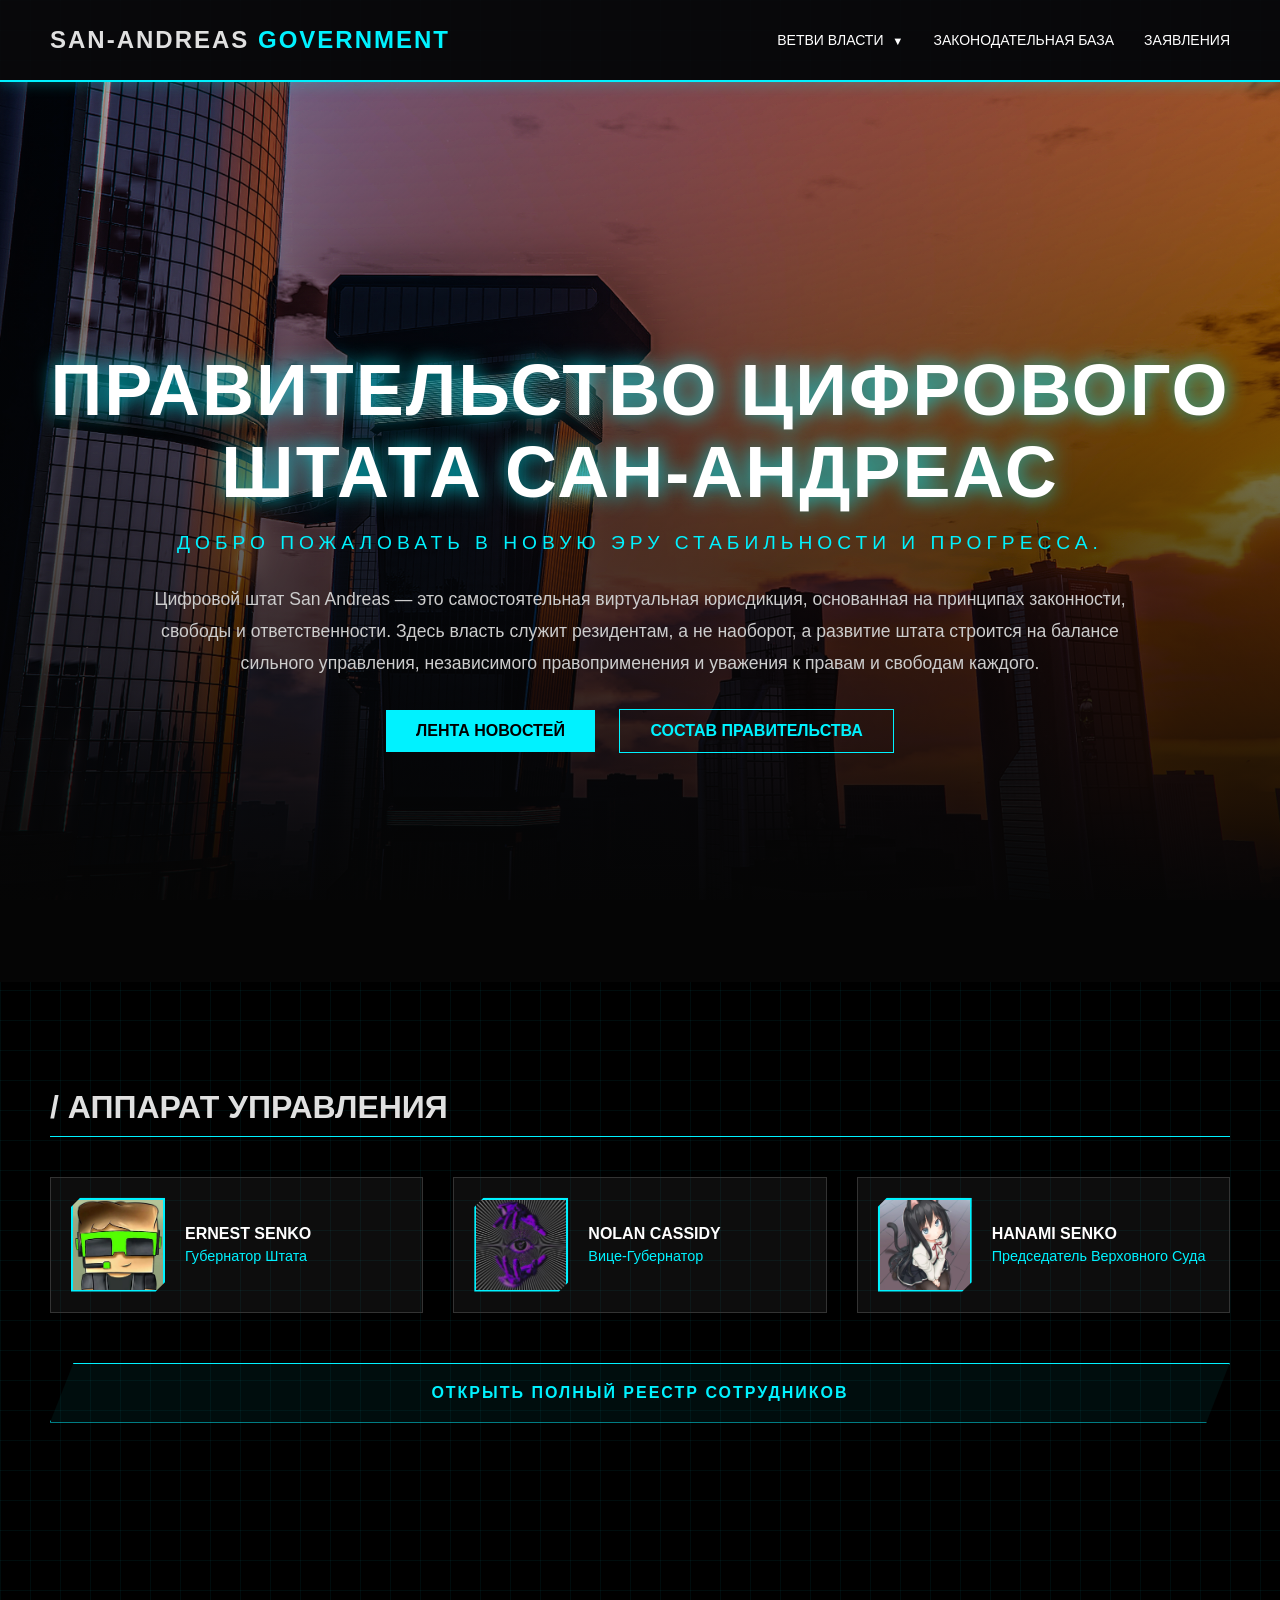
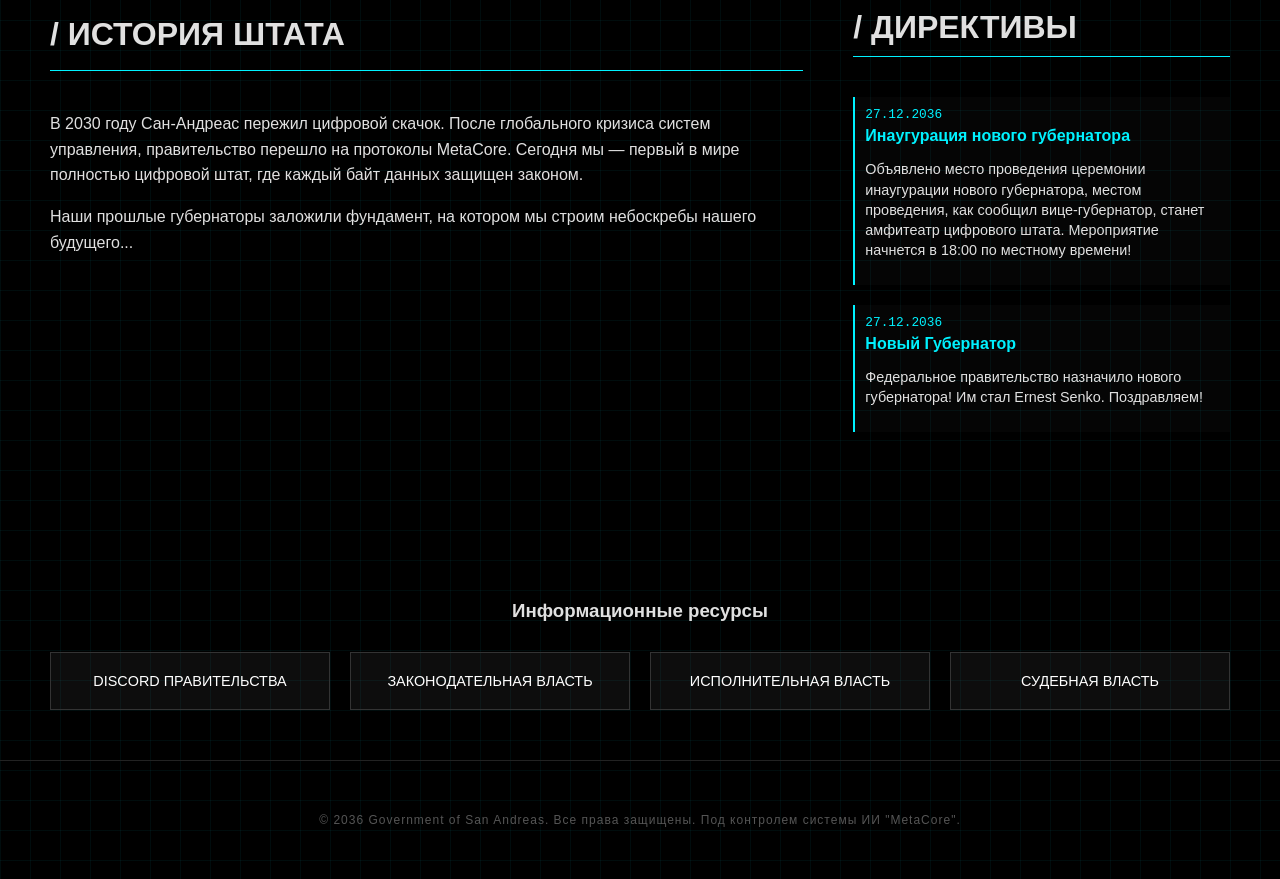
<file: index.html>
<!DOCTYPE html>
<html lang="ru">
<head>
    <meta charset="UTF-8">
    <meta name="viewport" content="width=device-width, initial-scale=1.0">
    <title>Правительство Цифрового штата San-Andreas | MetaRP</title>
    <link rel="icon" type="image/x-icon" href="/images/icon.ico">
    <link rel="stylesheet" href="style.css">
</head>
<body>

<nav class="navbar">
    <div class="logo">SAN-ANDREAS <span>GOVERNMENT</span></div>
    <ul class="nav-links">
        <li class="dropdown">
            <a href="#" class="dropbtn">Ветви власти <span class="arrow">▼</span></a>
            <ul class="dropdown-content">
                <li><a href="departments.html">Исполнительная власть</a></li>
                <li><a href="legislative.html">Законодательная власть</a></li>
                <li><a href="court.html">Судебная власть</a></li>
            </ul>
        </li>

        <li><a href="laws.html">Законодательная база</a></li>
        <li><a href="appeals.html">Заявления</a></li>
    </ul>
</nav>

    <header class="hero">
        <div class="hero-overlay"></div> 
        <div class="hero-content">
            <h1>ПРАВИТЕЛЬСТВО ЦИФРОВОГО ШТАТА САН-АНДРЕАС</h1>
            <p class="subtitle">Добро пожаловать в новую эру стабильности и прогресса.</p>
            <div class="description">
                <p>Цифровой штат San Andreas — это самостоятельная виртуальная юрисдикция, основанная на принципах законности, свободы и ответственности. Здесь власть служит резидентам, а не наоборот, а развитие штата строится на балансе сильного управления, независимого правоприменения и уважения к правам и свободам каждого.</p>
            </div>
            <div class="cta-buttons">
                <a href="#news" class="btn">Лента новостей</a>
                <a href="#officials" class="btn secondary">Состав правительства</a>
            </div>
        </div>
    </header>

    <section id="officials" class="section-container">
        <h2 class="section-title"><span class="neon-text">/</span> Аппарат управления</h2>
        <div class="officials-grid">
            <div class="official-card">
                <img src="images/gov.jpg" alt="Губернатор" class="card-photo">
                <div class="card-info">
                    <h4>Ernest Senko</h4>
                    <p class="post">Губернатор Штата</p>
                </div>
            </div>
            
            <div class="official-card">
                <img src="images/vice.jpg" alt="Вице-Губернатор" class="card-photo">
                <div class="card-info">
                    <h4>Nolan Cassidy</h4>
                    <p class="post">Вице-Губернатор</p>
                </div>
            </div>

            <div class="official-card">
                <img src="images/judge.jpg" alt="ПВСА" class="card-photo">
                <div class="card-info">
                    <h4>Hanami Senko</h4>
                    <p class="post">Председатель Верховного Суда</p>
                </div>
            </div>
        </div>

        <div class="structure-wrapper">
            <a href="structure.html" class="link-structure">
                <span class="btn-text">ОТКРЫТЬ ПОЛНЫЙ РЕЕСТР СОТРУДНИКОВ</span>
            </a>
        </div>
    </section>

    <section class="info-block section-container">
        <div class="history-part">
            <h2 class="section-title"><span class="neon-text">/</span> История штата</h2>
             <p>В 2030 году Сан-Андреас пережил цифровой скачок. После глобального кризиса систем управления, правительство перешло на протоколы MetaCore. Сегодня мы — первый в мире полностью цифровой штат, где каждый байт данных защищен законом.</p>
             <p>Наши прошлые губернаторы заложили фундамент, на котором мы строим небоскребы нашего будущего...</p>
        </div>
        
        <div id="news" class="news-part">
            <h2 class="section-title"><span class="neon-text">/</span> Директивы</h2>
            <div id="dynamic-news-container">
                Синхронизация с MetaCore...
            </div>
        </div>
    </section>

    <section id="links" class="useful-links">
        <h3>Информационные ресурсы</h3>
        <div class="link-grid">
            <a href="https://discord.gg/6ZDtVRTk53" target="_blank" class="link-card">Discord Правительства</a>
            <a href="legislative.html" class="link-card">Законодательная власть</a>
            <a href="departments.html" class="link-card">Исполнительная власть</a>
            <a href="court.html" class="link-card">Судебная власть</a>
        </div>
    </section>

    <footer>
        <p>&copy; 2036 Government of San Andreas. Все права защищены. Под контролем системы ИИ "MetaCore".</p>
    </footer>

    <script src="news.js"></script>
    <script src="news-loader.js"></script>
</body>
</html>
</file>
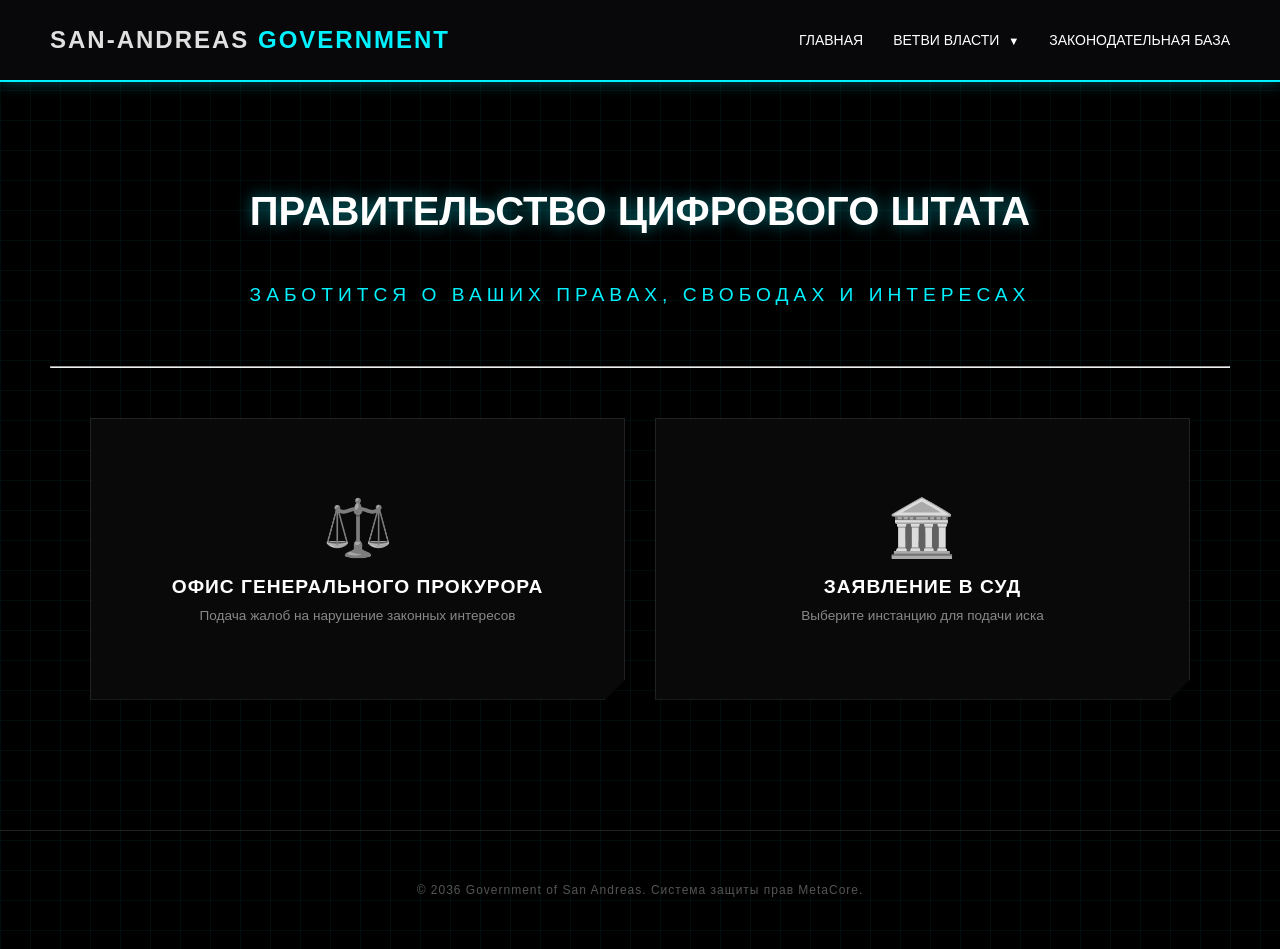
<file: appeals.html>
<!DOCTYPE html>
<html lang="ru">
<head>
    <meta charset="UTF-8">
    <meta name="viewport" content="width=device-width, initial-scale=1.0">
    <title>Портал заявлений Цифрового штата San-Andreas | MetaRP</title>
    <link rel="icon" type="image/x-icon" href="/images/icon.ico">
    <link rel="stylesheet" href="style.css">
</head>
<body>

    <nav class="navbar">
        <div class="logo">SAN-ANDREAS <span>GOVERNMENT</span></div>
        <ul class="nav-links">
            <li><a href="index.html">Главная</a></li>
            <li class="dropdown">
                <a href="#" class="dropbtn">Ветви власти <span class="arrow">▼</span></a>
                <ul class="dropdown-content">
                    <li><a href="departments.html">Исполнительная власть</a></li>
                    <li><a href="legislative.html">Законодательная власть</a></li>
                    <li><a href="court.html">Судебная власть</a></li>
                </ul>
            </li>
            <li><a href="laws.html">Законодательная база</a></li>

        </ul>
    </nav>

    <main class="section-container">
        <header class="legis-header">
            <h1 class="page-title">ПРАВИТЕЛЬСТВО ЦИФРОВОГО ШТАТА</h1>
            <p class="subtitle">заботится о ваших правах, свободах и интересах</p>
        </header>

        <hr class="cyber-divider">

        <div class="appeals-container">
            <a href="https://forum.metarp.net/forums/prokuratura.85/" target="_blank" class="appeal-card prosecutor-card">
                <div class="card-inner">
                    <span class="card-icon">⚖️</span>
                    <h3>ОФИС ГЕНЕРАЛЬНОГО ПРОКУРОРА</h3>
                    <p>Подача жалоб на нарушение законных интересов</p>
                </div>
            </a>

            <div class="appeal-card court-transform-card">
                <div class="card-default-state">
                    <span class="card-icon">🏛️</span>
                    <h3>ЗАЯВЛЕНИЕ В СУД</h3>
                    <p>Выберите инстанцию для подачи иска</p>
                </div>
                
                <div class="court-options-state">
                    <a href="https://forum.metarp.net/forums/gorodskoi-sud.98/" target="_blank" class="court-sub-btn city-btn">ГОРОДСКОЙ СУД</a>
                    <a href="https://forum.metarp.net/forums/verxovnyi-sud.96/" target="_blank" class="court-sub-btn supreme-btn">ВЕРХОВНЫЙ СУД</a>
                    <a href="https://forum.metarp.net/forums/federalnyi-sud.94/" target="_blank" class="court-sub-btn federal-btn">ФЕДЕРАЛЬНЫЙ СУД</a>
                </div>
            </div>
        </div>
    </main>

    <footer>
        <p>&copy; 2036 Government of San Andreas. Система защиты прав MetaCore.</p>
    </footer>

</body>
</html>
</file>
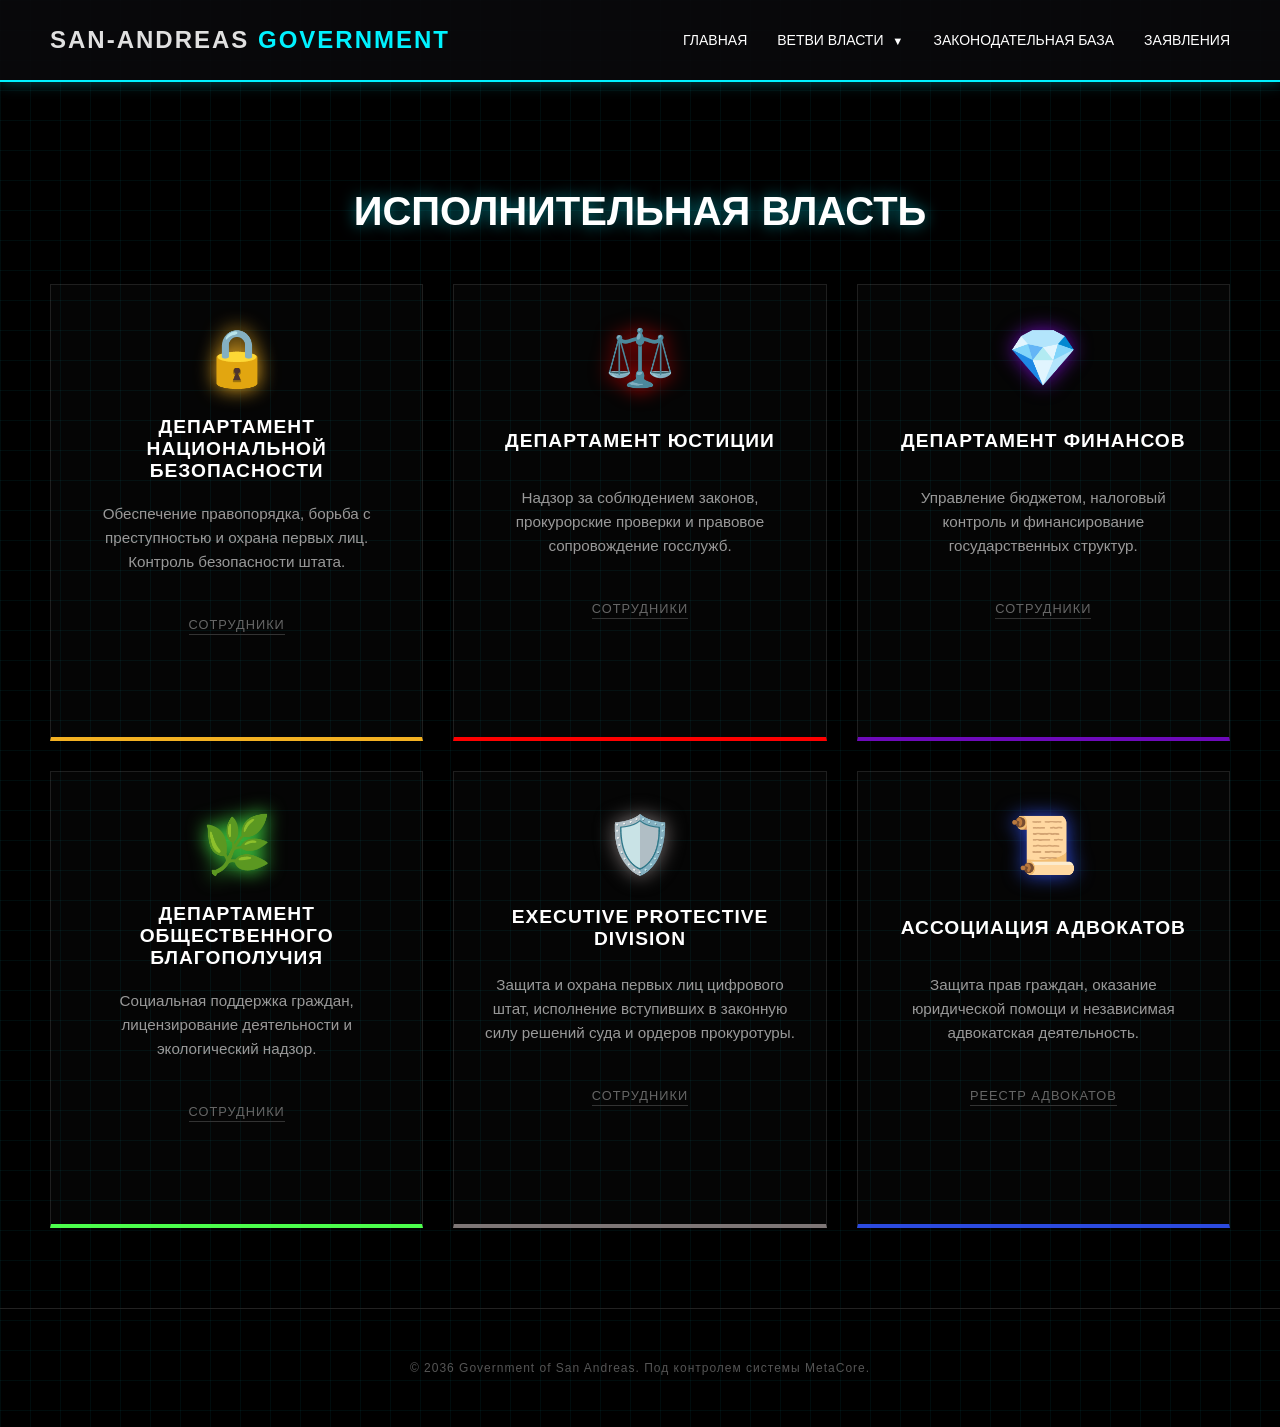
<file: departments.html>
<!DOCTYPE html>
<html lang="ru">
<head>
    <meta charset="UTF-8">
    <meta name="viewport" content="width=device-width, initial-scale=1.0">
    <title>Департаменты Цифрового штата San-Andreas | MetaRP</title>
    <link rel="icon" type="image/x-icon" href="/images/icon.ico">
    <link rel="stylesheet" href="style.css">
</head>
<body>

<nav class="navbar">
    <div class="logo">SAN-ANDREAS <span>GOVERNMENT</span></div>
    <ul class="nav-links">
        <li><a href="index.html">Главная</a></li>
        
        <li class="dropdown">
            <a href="#" class="dropbtn">Ветви власти <span class="arrow">▼</span></a>
            <ul class="dropdown-content">
                <li><a href="legislative.html">Законодательная власть</a></li>
                <li><a href="court.html">Судебная власть</a></li>
            </ul>
        </li>

        <li><a href="laws.html">Законодательная база</a></li>
        <li><a href="appeals.html">Заявления</a></li>
    </ul>
</nav>

    <main class="section-container">
        <h1 class="page-title">Исполнительная власть</h1>
        
        <div class="dept-grid">
            <div class="dept-card" style="--dept-color: #f4b122;">
                <div class="dept-icon">🔒</div>
                <h3>Департамент национальной безопасности</h3>
                <p class="dept-desc">Обеспечение правопорядка, борьба с преступностью и охрана первых лиц. Контроль безопасности штата.</p>
                <div class="dept-actions">
                    <a href="structure.html?dept=dnb" class="btn-sm">Сотрудники</a>
                    <a href="https://discord.gg/jSPfbF6rPA" target="_blank" class="btn-apply">Заявление на вступление</a>
                </div>
            </div>

            <div class="dept-card" style="--dept-color: #ff0000;">
                <div class="dept-icon">⚖️</div>
                <h3>Департамент юстиции</h3>
                <p class="dept-desc">Надзор за соблюдением законов, прокурорские проверки и правовое сопровождение госслужб.</p>
                <div class="dept-actions">
                    <a href="structure.html?dept=doj" class="btn-sm">Сотрудники</a>
                    <a href="https://discord.gg/jSPfbF6rPA" target="_blank" class="btn-apply">Заявление на вступление</a>
                </div>
            </div>

            <div class="dept-card" style="--dept-color: #6e0abb;">
                <div class="dept-icon">💎</div>
                <h3>Департамент финансов</h3>
                <p class="dept-desc">Управление бюджетом, налоговый контроль и финансирование государственных структур.</p>
                <div class="dept-actions">
                    <a href="structure.html?dept=dof" class="btn-sm">Сотрудники</a>
                    <a href="https://discord.gg/jSPfbF6rPA" target="_blank" class="btn-apply">Заявление на вступление</a>
                </div>
            </div>

            <div class="dept-card" style="--dept-color: #4dff4d;">
                <div class="dept-icon">🌿</div>
                <h3>Департамент общественного благополучия</h3>
                <p class="dept-desc">Социальная поддержка граждан, лицензирование деятельности и экологический надзор.</p>
                <div class="dept-actions">
                    <a href="structure.html?dept=dob" class="btn-sm">Сотрудники</a>
                    <a href="https://discord.gg/jSPfbF6rPA" target="_blank" class="btn-apply">Заявление на вступление</a>
                </div>
            </div>

            <div class="dept-card" style="--dept-color: #7e7676;">
                <div class="dept-icon">🛡️</div>
                <h3>Executive Protective Division</h3>
                <p class="dept-desc">Защита и охрана первых лиц цифрового штат, исполнение вступивших в законную силу решений суда и ордеров прокуротуры.</p>
                <div class="dept-actions">
                    <a href="structure.html?dept=dob" class="btn-sm">Сотрудники</a>
                    <a href="https://discord.gg/jSPfbF6rPA" target="_blank" class="btn-apply">Заявление на вступление</a>
                </div>
            </div>

            <div class="dept-card" style="--dept-color: #2c4adf;">
                <div class="dept-icon">📜</div>
                <h3>Ассоциация адвокатов</h3>
                <p class="dept-desc">Защита прав граждан, оказание юридической помощи и независимая адвокатская деятельность.</p>
                <div class="dept-actions">
                    <a href="https://docs.google.com/spreadsheets/d/16XBI5i5neBPfFfZiO8MSOhlYIHxQIcpKuefKpyOdUqc/edit?usp=sharing" class="btn-sm">Реестр адвокатов</a>
                    <a href="https://discord.gg/jSPfbF6rPA" target="_blank" class="btn-apply">Заявление на вступление</a>
                </div>
            </div>
        </div>
    </main>

    <footer>
        <p>&copy; 2036 Government of San Andreas. Под контролем системы MetaCore.</p>
    </footer>

</body>
</html>
</file>
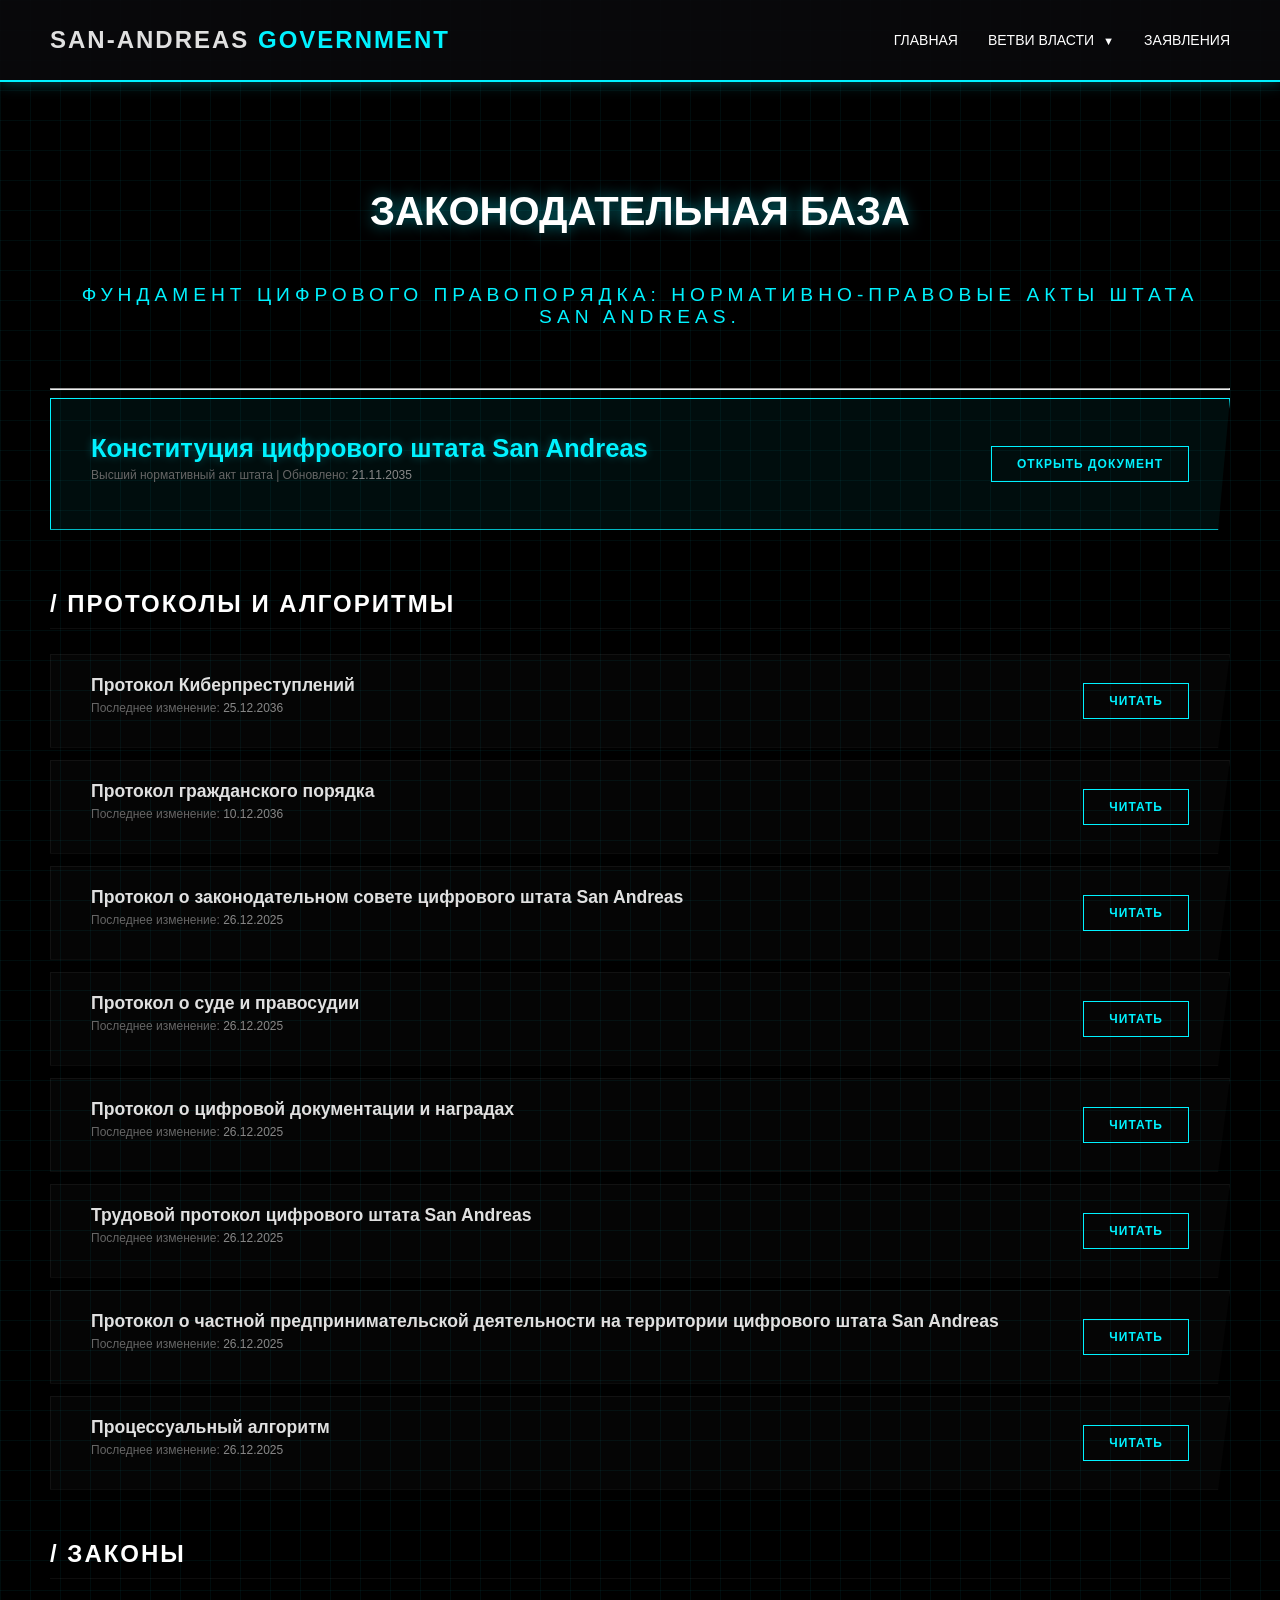
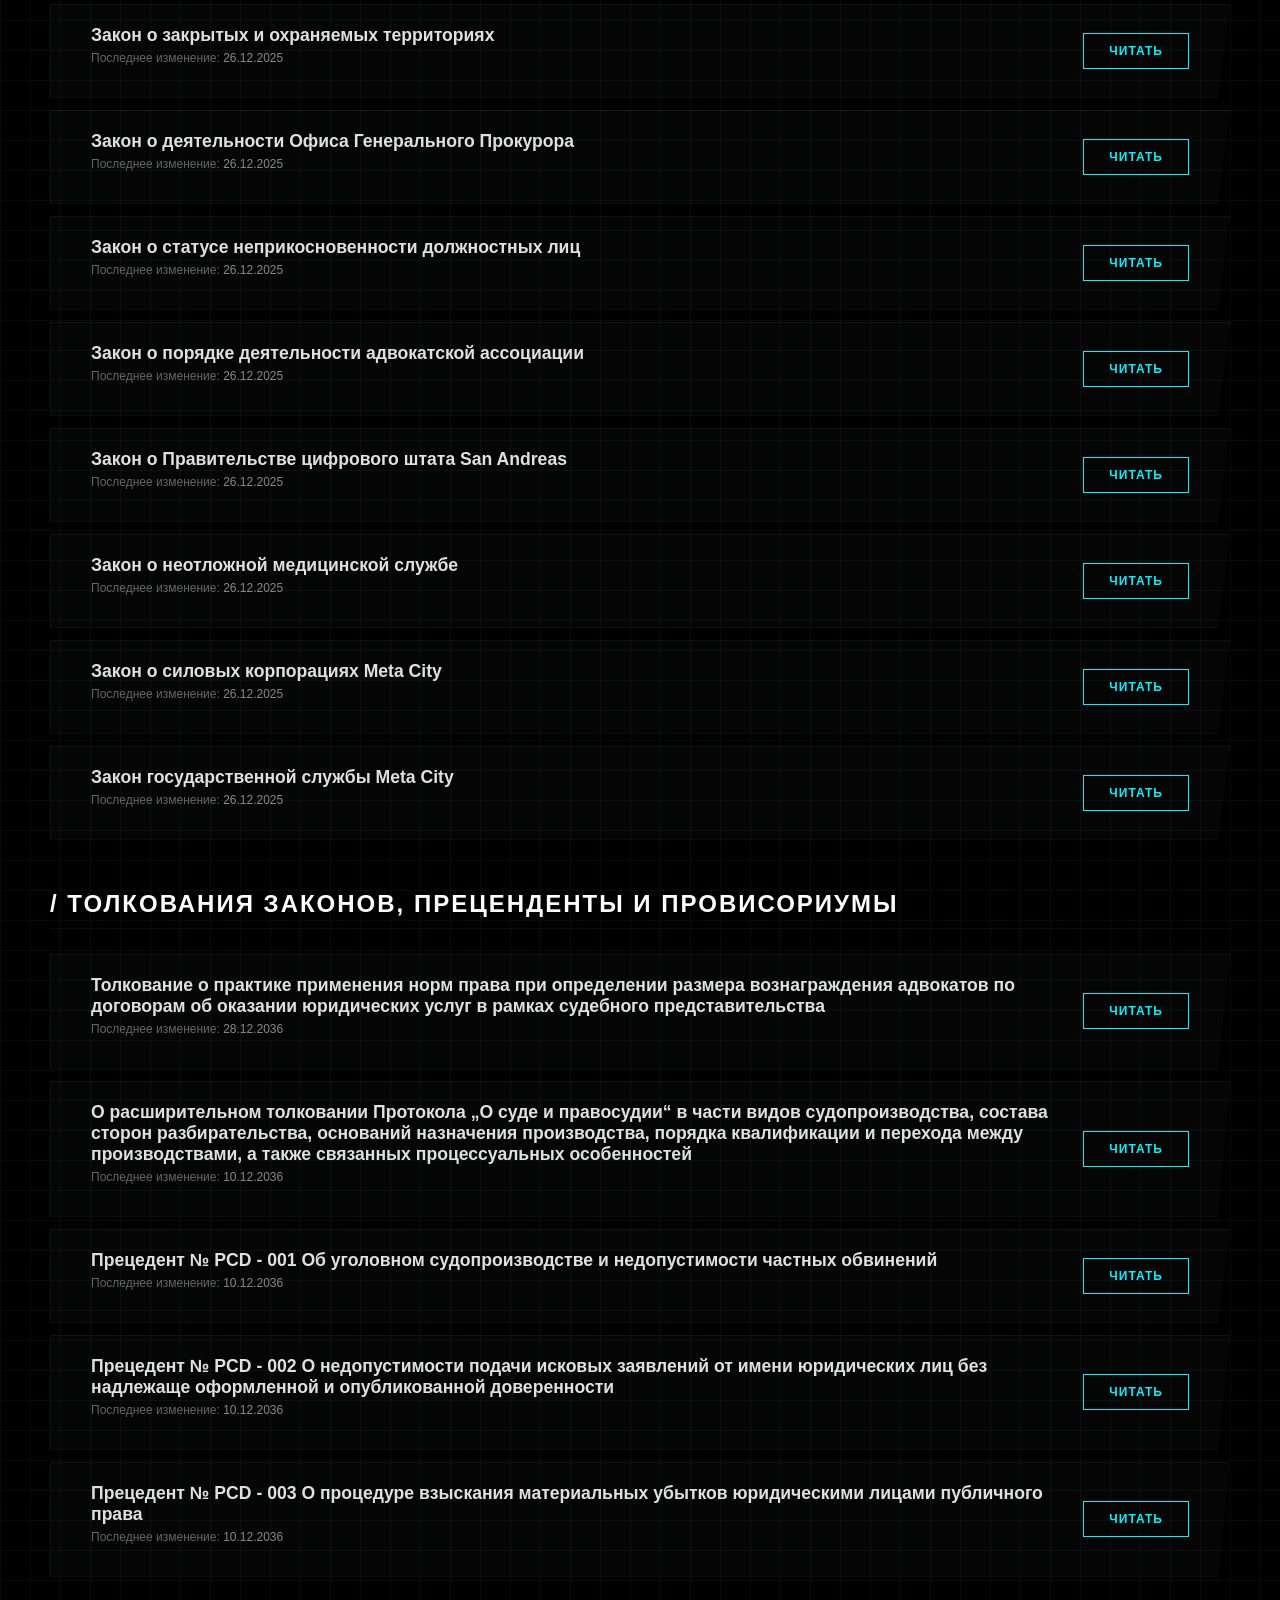
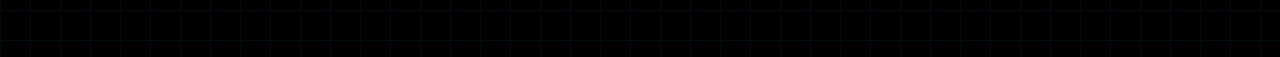
<file: laws.html>
<!DOCTYPE html>
<html lang="ru">
<head>
    <meta charset="UTF-8">
    <meta name="viewport" content="width=device-width, initial-scale=1.0">
    <title>Законодательная база Цифрового штата San-Andreas | MetaRP</title>
    <link rel="icon" type="image/x-icon" href="/images/icon.ico">
    <link rel="stylesheet" href="style.css">
</head>
<body>

<nav class="navbar">
    <div class="logo">SAN-ANDREAS <span>GOVERNMENT</span></div>
    <ul class="nav-links">
        <li><a href="index.html">Главная</a></li>
        <li class="dropdown">
            <a href="#" class="dropbtn">Ветви власти <span class="arrow">▼</span></a>
            <ul class="dropdown-content">
                <li><a href="departments.html">Исполнительная власть</a></li>
                <li><a href="legislative.html">Законодательная власть</a></li>
                <li><a href="court.html">Судебная власть</a></li>
            </ul>
        </li>

        <li><a href="appeals.html">Заявления</a></li>
    </ul>
</nav>


    <main class="section-container">
        <header class="legis-header">
            <h1 class="page-title">ЗАКОНОДАТЕЛЬНАЯ БАЗА</h1>
            <p class="subtitle">Фундамент цифрового правопорядка: нормативно-правовые акты штата San Andreas.</p>
        </header>

        <hr class="cyber-divider">

        <div id="constitution-container"></div>

        <div id="dynamic-categories-container"></div>
    </main>

    <script src="laws_data.js"></script>
    <script>
        function renderLaws() {
            const constContainer = document.getElementById('constitution-container');
            const catsContainer = document.getElementById('dynamic-categories-container');
            
            if (typeof lawsData === 'undefined') return;

            // 1. Рендерим Конституцию
            const c = lawsData.constitution;
            constContainer.innerHTML = `
                <div class="law-item constitution-special">
                    <div class="law-info">
                        <h3 class="law-title">${c.title}</h3>
                        <p class="law-date">Высший нормативный акт штата | Обновлено: <span>${c.lastUpdate}</span></p>
                    </div>
                    <a href="${c.link}" target="_blank" class="law-btn">ОТКРЫТЬ ДОКУМЕНТ</a>
                </div>
            `;

            // 2. Рендерим категории и их содержимое
            catsContainer.innerHTML = lawsData.categories.map(cat => `
                <div class="law-category-section">
                    <h2 class="category-title"><span class="neon-text">/</span> ${cat.name}</h2>
                    <div class="laws-grid">
                        ${cat.items.map(law => `
                            <div class="law-item">
                                <div class="law-info">
                                    <h3 class="law-title">${law.title}</h3>
                                    <p class="law-date">Последнее изменение: <span>${law.lastUpdate}</span></p>
                                </div>
                                <a href="${law.link}" target="_blank" class="law-btn">ЧИТАТЬ</a>
                            </div>
                        `).join('')}
                    </div>
                </div>
            `).join('');
        }
        document.addEventListener('DOMContentLoaded', renderLaws);
    </script>
</body>
</html>
</file>
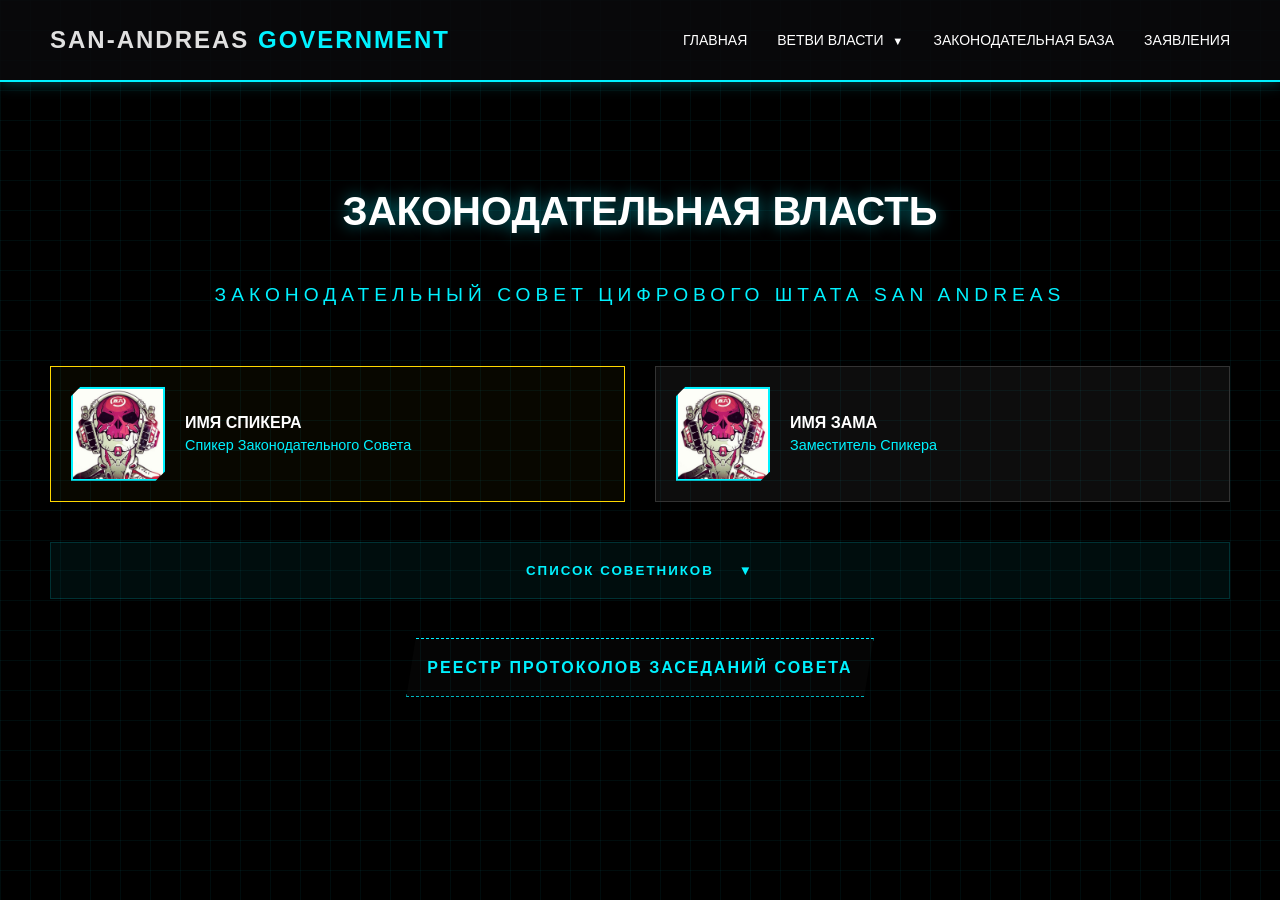
<file: legislative.html>
<!DOCTYPE html>
<html lang="ru">
<head>
    <meta charset="UTF-8">
    <meta name="viewport" content="width=device-width, initial-scale=1.0">
    <title>Законодательная власть Цифрового штата San-Andreas | MetaRP</title>
    <link rel="icon" type="image/x-icon" href="/images/icon.ico">
    <link rel="stylesheet" href="style.css">
</head>
<body>

    <nav class="navbar">
    <div class="logo">SAN-ANDREAS <span>GOVERNMENT</span></div>
    <ul class="nav-links">
        <li><a href="index.html">Главная</a></li>
        
        <li class="dropdown">
            <a href="#" class="dropbtn">Ветви власти <span class="arrow">▼</span></a>
            <ul class="dropdown-content">
                <li><a href="departments.html">Исполнительная власть</a></li>
                <li><a href="court.html">Судебная власть</a></li>
            </ul>
        </li>

        <li><a href="laws.html">Законодательная база</a></li>
        <li><a href="appeals.html">Заявления</a></li>
    </ul>
</nav>

    <main class="section-container">
    <header class="legis-header">
        <h1 class="page-title">ЗАКОНОДАТЕЛЬНАЯ ВЛАСТЬ</h1>
        <p class="subtitle">Законодательный совет цифрового штата San Andreas</p>
    </header>

    <div class="officials-grid" id="management-container"></div>

    <div class="advisors-section">
        <button class="accordion-btn" onclick="toggleAdvisors()" style="justify-content: center;">
            СПИСОК СОВЕТНИКОВ <span id="arrow" style="margin-left: 10px;">▼</span>
        </button>
        
        <div id="advisors-panel" class="panel">
            <div class="officials-grid" id="advisors-container" style="padding: 20px;"></div>
        </div>
    </div>

    <div class="protocols-wrapper">
        <a href="#" target="_blank" class="link-structure protocols-btn">
            РЕЕСТР ПРОТОКОЛОВ ЗАСЕДАНИЙ СОВЕТА
        </a>
    </div>
</main>

<script src="legislative_data.js"></script>
<script>
    function renderLegislative() {
        const mgmtContainer = document.getElementById('management-container');
        const advisorsContainer = document.getElementById('advisors-container');

        // Рендер руководства
        const mgmt = legislativeData.management;
        mgmtContainer.innerHTML = `
            <div class="official-card head-card">
                <img src="${mgmt.speaker.photo}" class="card-photo">
                <div class="card-info">
                    <h4>${mgmt.speaker.name}</h4>
                    <p class="post">${mgmt.speaker.post}</p>
                </div>
            </div>
            <div class="official-card">
                <img src="${mgmt.deputy.photo}" class="card-photo">
                <div class="card-info">
                    <h4>${mgmt.deputy.name}</h4>
                    <p class="post">${mgmt.deputy.post}</p>
                </div>
            </div>
        `;

        // Рендер советников
        advisorsContainer.innerHTML = legislativeData.advisors.map(adv => `
            <div class="official-card mini">
                <div class="card-info">
                    <h4>${adv.name}</h4>
                    <p class="post">Мандат: ${adv.mandate}</p>
                    <p class="id-tag">UID: ${adv.uid}</p>
                    <p class="dept-tag" style="color: #00f2ff; font-size: 0.8rem; margin-top: 5px;">
                        [ ${adv.source} ]
                    </p>
                </div>
            </div>
        `).join('');
    }

    function toggleAdvisors() {
        const panel = document.getElementById("advisors-panel");
        const arrow = document.getElementById("arrow");
        if (panel.style.maxHeight) {
            panel.style.maxHeight = null;
            arrow.innerText = "▼";
        } else {
            panel.style.maxHeight = panel.scrollHeight + "px";
            arrow.innerText = "▲";
        }
    }

    // Запуск при загрузке
    document.addEventListener('DOMContentLoaded', renderLegislative);
</script>
</body>
</html>
</file>
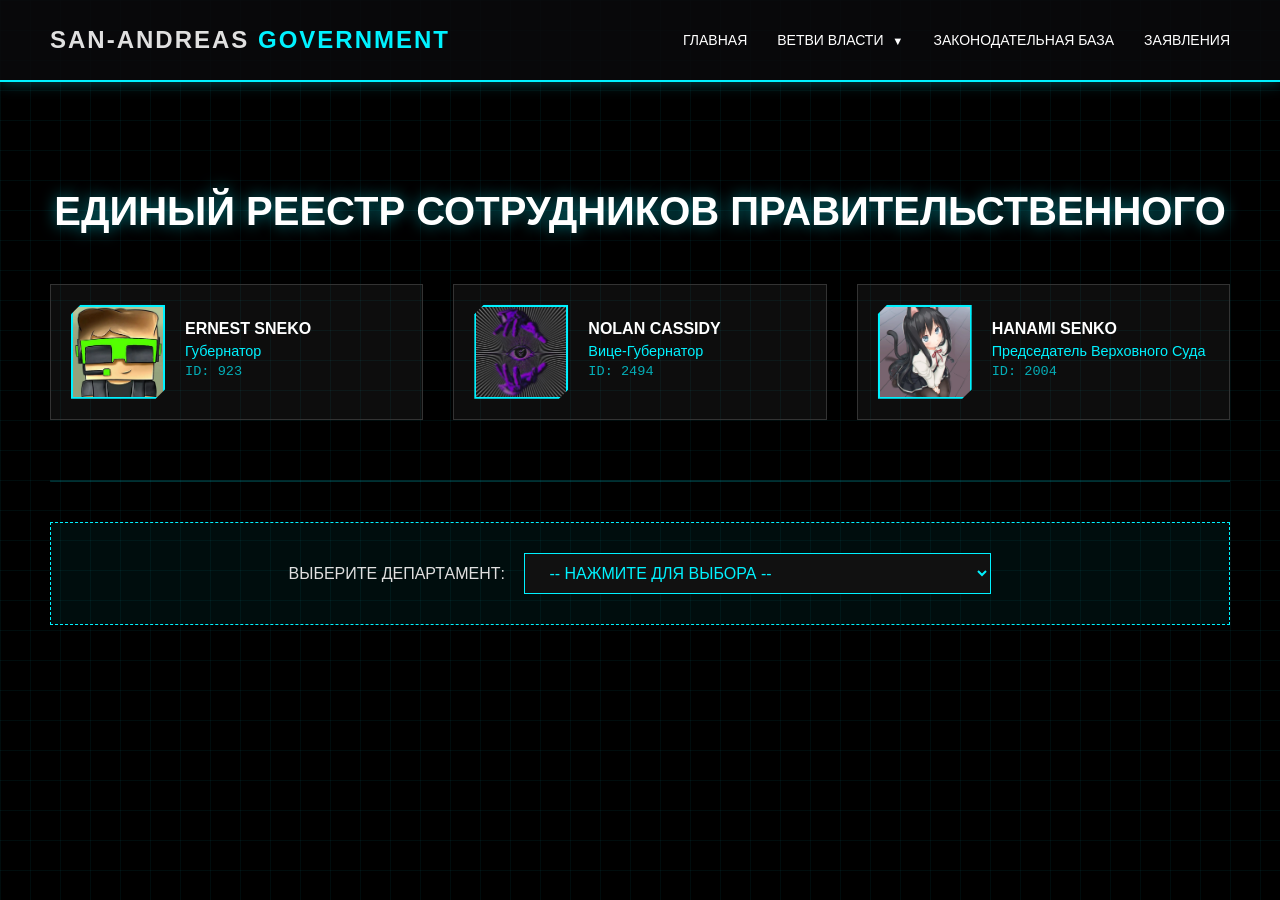
<file: structure.html>
<!DOCTYPE html>
<html lang="ru">
<head>
    <meta charset="UTF-8">
    <meta name="viewport" content="width=device-width, initial-scale=1.0">
    <title>Сотрудники правительства Цифрового штата San-Andreas | MetaRP</title>
    <link rel="icon" type="image/x-icon" href="/images/icon.ico"> 
    <link rel="stylesheet" href="style.css">
</head>
<body>

    <nav class="navbar">
        <div class="logo">SAN-ANDREAS <span>GOVERNMENT</span></div>
        <ul class="nav-links">
            <li><a href="index.html">Главная</a></li>
            <li class="dropdown">
                <a href="#" class="dropbtn">Ветви власти <span class="arrow">▼</span></a>
                <ul class="dropdown-content">
                    <li><a href="departments.html">Исполнительная власть</a></li>
                    <li><a href="legislative.html">Законодательная власть</a></li>
                    <li><a href="court.html">Судебная власть</a></li>
                </ul>
            </li>
            <li><a href="laws.html">Законодательная база</a></li>
            <li><a href="appeals.html">Заявления</a></li>
        </ul>
    </nav>

    <div class="section-container">
        <h1 class="page-title">ЕДИНЫЙ РЕЕСТР СОТРУДНИКОВ ПРАВИТЕЛЬСТВЕННОГО</h1>

        <div id="top-leaders" class="officials-grid" style="margin-bottom: 60px;">
            </div>

        <hr style="border-color: #00f2ff; opacity: 0.2; margin-bottom: 40px;">

        <div class="filter-controls">
            <label for="dept-select">ВЫБЕРИТЕ ДЕПАРТАМЕНТ:</label>
            <select id="dept-select" class="cyber-select">
                <option value="">-- Нажмите для выбора --</option>
                <option value="dnb">Департамент Национальной Безопасности</option>
                <option value="doj">Департамент Юстиции</option>
                <option value="dob">Департамент Общественного Благополучия</option>
                <option value="dof">Департамент Финансов</option>
                <option value="gsa">Государственная Адвокатская Ассациация</option>
                <option value="epd">Executive Protective Division</option>
            </select>
        </div>

        <div id="dept-content">
            <h2 id="dept-title" class="section-title" style="margin-top: 40px; display: none;"></h2>
            <div id="staff-grid" class="officials-grid">
                </div>
        </div>
    </div>

        <h2 id="dept-title" class="section-subtitle" style="display: none; text-align: center; margin-top: 30px; color: #00f2ff;"></h2>
        
        <div id="staff-grid" class="officials-grid">
            </div>
    </div>

    <script src="structure_data.js"></script>
    <script>
        document.addEventListener('DOMContentLoaded', () => {
            const leadersContainer = document.getElementById('top-leaders');
            const deptSelect = document.getElementById('dept-select');
            const staffGrid = document.getElementById('staff-grid');
            const deptTitle = document.getElementById('dept-title');

            // 1. Рендер высшего руководства (Губернатор и т.д.)
            if (structureData && structureData.leaders) {
                leadersContainer.innerHTML = structureData.leaders.map(person => `
                    <div class="official-card">
                        <img src="${person.photo}" alt="${person.post}" class="card-photo" onerror="this.src='images/default.jpg'">
                        <div class="card-info">
                            <h4>${person.name}</h4>
                            <p class="post">${person.post}</p>
                            <p class="id-tag">ID: ${person.ID || person.id || '---'}</p>
                        </div>
                    </div>
                `).join('');
            }

            // 2. Логика смены департамента
            deptSelect.addEventListener('change', (e) => {
                const deptKey = e.target.value;
                staffGrid.innerHTML = '';
                
                if (deptKey && structureData.departments[deptKey]) {
                    const dept = structureData.departments[deptKey];
                    deptTitle.innerText = dept.title.toUpperCase();
                    deptTitle.style.display = 'block';

                    if (dept.staff && dept.staff.length > 0) {
                        staffGrid.innerHTML = dept.staff.map(person => `
                            <div class="official-card animate-fade">
                                <img src="${person.photo}" alt="${person.post}" class="card-photo" onerror="this.src='images/default.jpg'">
                                <div class="card-info">
                                    <h4>${person.name}</h4>
                                    <p class="post">${person.post}</p>
                                    <p class="id-tag">ID: ${person.ID || person.id || '---'}</p>
                                </div>
                            </div>
                        `).join('');
                    } else {
                        staffGrid.innerHTML = '<p style="grid-column: 1/-1; text-align: center; padding: 40px; color: #888;">Информация о составе в данном подразделении отсутствует.</p>';
                    }
                } else {
                    deptTitle.style.display = 'none';
                }
            });
        });
    </script>
</body>
</html>
</file>
<file: style.css>
/* --- 1. Глобальные настройки --- */
body {
    margin: 0;
    padding: 0;
    font-family: 'Segoe UI', Roboto, sans-serif;
    background-color: #000000; /* Цвет фона сайта */
    color: #e0e0e0;
    /* Эффект сетки будущего */
    background-image: linear-gradient(rgba(0, 242, 255, 0.05) 1px, transparent 1px),
                      linear-gradient(90deg, rgba(0, 242, 255, 0.05) 1px, transparent 1px);
    background-size: 30px 30px;
    scroll-behavior: smooth;
    overflow-x: hidden;
}

/* --- 2. Навигация --- */
.navbar {
    position: sticky; 
    top: 0; 
    z-index: 100;
    display: flex;
    justify-content: space-between;
    align-items: center;
    padding: 15px 50px;
    background: rgba(10, 10, 12, 0.868);
    border-bottom: 2px solid #00f2ff;
    box-shadow: 0 0 15px rgba(0, 242, 255, 0.3);
}

.logo {
    font-size: 24px;
    font-weight: bold;
    letter-spacing: 2px;
}

.logo span { color: #00f2ff; }

.nav-links {
    list-style: none;
    display: flex;
}

.nav-links li { margin-left: 30px; }

.nav-links a {
    text-decoration: none;
    color: #fff;
    text-transform: uppercase;
    font-size: 14px;
    transition: 0.3s;
}

.nav-links a:hover {
    color: #00f2ff;
    text-shadow: 0 0 8px #00f2ff;
}

/* --- 3. Главный блок (Hero) --- */
.hero {
    position: relative;
    height: 100vh;
    display: flex;
    align-items: center;
    justify-content: center;
    text-align: center;
    background: #050505 url('hero-bg.jpg') no-repeat center center;
    background-size: cover;
    background-attachment: fixed; /* Эффект параллакса */
}

.hero-overlay {
    position: absolute;
    top: 0; left: 0; width: 100%; height: 100%;
    /* Плавный переход: сверху прозрачно, снизу плотный черный цвет сайта */
    background: linear-gradient(to bottom, rgba(5, 5, 5, 0.2) 0%, rgba(5, 5, 5, 1) 95%);
}

.hero-content {
    position: relative;
    z-index: 2;
}

.hero h1 {
    font-size: 4.5rem;
    margin-bottom: 10px;
    letter-spacing: 2px;
    color: #fff;
    text-shadow: 0 0 20px rgba(0, 242, 255, 0.8);
}

.subtitle {
    font-size: 1.2rem;
    color: #00f2ff;
    margin-bottom: 30px;
    text-transform: uppercase;
    letter-spacing: 5px;
}

.description {
    max-width: 1000px;
    margin: 20px auto;
    font-size: 1.1rem;
    line-height: 1.8;
    color: #ccc;
}

/* --- 4. Кнопки --- */
.btn {
    display: inline-block;
    padding: 12px 30px;
    margin: 10px;
    background: #00f2ff;
    color: #000;
    text-decoration: none;
    font-weight: bold;
    text-transform: uppercase;
    transition: 0.3s;
}

.btn:hover {
    background: #fff;
    box-shadow: 0 0 20px #00f2ff;
}

.btn.secondary {
    background: transparent;
    border: 1px solid #00f2ff;
    color: #00f2ff;
}

/* --- 5. Состав правительства --- */
.section-container {
    padding: 80px 50px;
    max-width: 1200px;
    margin: 0 auto;
}

.section-title {
    font-size: 2rem;
    text-transform: uppercase;
    border-bottom: 1px solid #00f2ff;
    padding-bottom: 10px;
    margin-bottom: 40px;
}

.officials-grid {
    display: grid;
    grid-template-columns: repeat(auto-fit, minmax(300px, 1fr));
    gap: 30px;
}

.official-card {
    background: rgba(255, 255, 255, 0.05);
    border: 1px solid #333;
    padding: 20px;
    display: flex;
    align-items: center;
    transition: 0.3s;
}

.official-card:hover {
    border-color: #00f2ff;
    background: rgba(0, 242, 255, 0.05);
}

/* Настройки для фотографий лидеров */
.card-photo {
    width: 90px;
    height: 90px;
    object-fit: cover;
    border: 2px solid #00f2ff;
    margin-right: 20px;
    clip-path: polygon(10% 0%, 100% 0%, 100% 90%, 90% 100%, 0% 100%, 0% 10%);
    box-shadow: 0 0 10px rgba(0, 242, 255, 0.3);
}

.card-info h4 { margin: 0; color: #fff; text-transform: uppercase; }
.card-info .post { color: #00f2ff; font-size: 0.9rem; margin: 5px 0 0; }

/* --- 6. Кнопка "Реестр" (Центральная) --- */
.structure-wrapper {
    margin-top: 50px;
    display: flex;
    justify-content: center;
}

.link-structure {
    width: 100%;
    max-width: 1200px;
    padding: 20px;
    border: 1px solid #00f2ff;
    background: rgba(0, 242, 255, 0.05);
    color: #00f2ff;
    text-align: center;
    text-decoration: none;
    font-weight: bold;
    letter-spacing: 2px;
    transition: 0.3s;
    clip-path: polygon(2% 0%, 100% 0%, 98% 100%, 0% 100%);
    text-transform: uppercase;
}

.link-structure:hover {
    background: #00f2ff;
    color: #000;
    box-shadow: 0 0 30px rgba(0, 242, 255, 0.5);
}

/* --- 7. Блок Истории и Новостей --- */
.info-block {
    display: flex;
    gap: 50px;
}

.history-part { flex: 2; line-height: 1.6; }
.news-part { flex: 1; }

.news-item {
    margin-bottom: 20px;
    padding-left: 15px;
    border-left: 2px solid #00f2ff;
    background: rgba(255, 255, 255, 0.02);
    padding: 10px;
}

.news-date { 
    font-size: 0.8rem; 
    color: #00f2ff; 
    font-family: monospace; 
    display: block;
    margin-bottom: 2px;
}

/* --- 8. Полезные ссылки (Футер сайта) --- */
.useful-links {
    padding: 50px;
    text-align: center;
}

.link-grid {
    display: grid;
    grid-template-columns: repeat(auto-fit, minmax(200px, 1fr));
    gap: 20px;
    margin-top: 30px;
}

.link-card {
    padding: 20px;
    background: rgba(255, 255, 255, 0.05);
    border: 1px solid #333;
    color: #fff;
    text-decoration: none;
    transition: 0.3s;
    text-transform: uppercase;
    font-size: 0.9rem;
}

.link-card:hover {
    border-color: #00f2ff;
    background: rgba(0, 242, 255, 0.1);
    transform: translateY(-5px);
    box-shadow: 0 5px 15px rgba(0, 242, 255, 0.2);
}

footer {
    text-align: center;
    padding: 40px;
    font-size: 12px;
    color: #555;
    border-top: 1px solid #222;
    letter-spacing: 1px;
}

/* Стили для страницы состава */
.page-title {
    text-align: center;
    font-size: 2.5rem;
    color: #fff;
    text-transform: uppercase;
    text-shadow: 0 0 15px rgba(0, 242, 255, 0.5);
    margin-bottom: 50px;
}

.filter-controls {
    text-align: center;
    background: rgba(0, 242, 255, 0.05);
    padding: 30px;
    border: 1px dashed #00f2ff;
}

.cyber-select {
    background: #111;
    color: #00f2ff;
    border: 1px solid #00f2ff;
    padding: 10px 20px;
    font-size: 1rem;
    text-transform: uppercase;
    cursor: pointer;
    outline: none;
    margin-left: 15px;
}

.cyber-select option {
    background: #050505;
}

.id-tag {
    font-family: monospace;
    font-size: 0.8rem;
    color: #555;
    margin-top: 5px;
}

/* Анимация появления карточек */
.animate-fade {
    animation: fadeIn 0.5s ease forwards;
}

@keyframes fadeIn {
    from { opacity: 0; transform: translateY(10px); }
    to { opacity: 1; transform: translateY(0); }
}

/* Сетка для карточек департаментов */
.dept-grid {
    display: grid;
    grid-template-columns: repeat(auto-fit, minmax(320px, 1fr));
    gap: 30px;
    margin-top: 50px;
}

/* Стили самой карточки */
.dept-card {
    background: rgba(255, 255, 255, 0.02);
    border: 1px solid rgba(255, 255, 255, 0.1);
    padding: 40px 30px;
    position: relative;
    overflow: hidden;
    transition: all 0.4s ease-in-out;
    text-align: center;
    /* Цветная полоска внизу для акцента */
    border-bottom: 4px solid var(--dept-color);
}

.dept-card:hover {
    background: rgba(255, 255, 255, 0.06);
    transform: translateY(-8px);
    box-shadow: 0 15px 40px rgba(0, 0, 0, 0.6), 
                0 0 15px rgba(var(--dept-color), 0.1);
    border-color: var(--dept-color);
}

.dept-icon {
    font-size: 3.5rem;
    margin-bottom: 25px;
    filter: drop-shadow(0 0 10px var(--dept-color));
}

.dept-card h3 {
    text-transform: uppercase;
    font-size: 1.2rem;
    letter-spacing: 1px;
    margin-bottom: 20px;
    color: #fff;
    min-height: 50px;
    display: flex;
    align-items: center;
    justify-content: center;
}

.dept-desc {
    font-size: 0.95rem;
    color: #999;
    line-height: 1.6;
    margin-bottom: 35px;
    min-height: 80px;
}

/* Контейнер кнопок внутри карточки */
.dept-actions {
    display: flex;
    flex-direction: column;
    gap: 15px;
    align-items: center;
    min-height: 80px; /* Чтобы карточки не прыгали при появлении кнопки */
}

/* Кнопка "Заявление", которая плавно выплывает */
.btn-apply {
    opacity: 0;
    visibility: hidden;
    transform: translateY(20px);
    background: var(--dept-color);
    color: #000;
    padding: 12px 25px;
    text-decoration: none;
    font-weight: bold;
    text-transform: uppercase;
    font-size: 0.85rem;
    width: 100%;
    transition: all 0.4s cubic-bezier(0.175, 0.885, 0.32, 1.275);
}

.dept-card:hover .btn-apply {
    opacity: 1;
    visibility: visible;
    transform: translateY(0);
}

.btn-apply:hover {
    filter: brightness(1.2);
    box-shadow: 0 0 20px var(--dept-color);
}

/* Ссылка на сотрудников */
.btn-sm {
    color: #666;
    text-decoration: none;
    font-size: 0.8rem;
    border-bottom: 1px solid #333;
    padding-bottom: 2px;
    transition: 0.3s;
    text-transform: uppercase;
    letter-spacing: 1px;
}

.btn-sm:hover {
    color: #fff;
    border-color: #00f2ff;
}
/* Шапка законодательной власти */
.legis-header {
    text-align: center;
    margin-bottom: 60px;
}

/* Специальный стиль для руководства (побольше) */
.head-card {
    border-color: #ffd700 !important; /* Золотистый оттенок для Спикера */
    background: rgba(255, 215, 0, 0.03) !important;
}

/* Аккордеон (Сворачивание) */
.advisors-section {
    margin: 40px 0;
    border: 1px solid rgba(0, 242, 255, 0.2);
}

.accordion-btn {
    width: 100%;
    background: rgba(0, 242, 255, 0.05);
    color: #00f2ff;
    padding: 20px;
    border: none;
    cursor: pointer;
    font-weight: bold;
    letter-spacing: 2px;
    transition: 0.3s;
    display: flex;
    justify-content: space-between;
}

.accordion-btn:hover {
    background: rgba(0, 242, 255, 0.1);
}

.panel {
    max-height: 0;
    overflow: hidden;
    transition: max-height 0.4s ease-out;
    background: rgba(0, 0, 0, 0.2);
}

.advisors-list {
    padding: 30px;
}

/* Компактные карточки советников */
.official-card.mini {
    padding: 10px 20px;
    border-left: 3px solid #00f2ff;
    border-right: none; border-top: none; border-bottom: none;
}

/* Кнопка протоколов */
.protocols-wrapper {
    margin-top: 60px;
    text-align: center;
}

.protocols-btn {
    border-style: dashed; /* Отличаем от кнопки реестра состава */
    background: rgba(255, 255, 255, 0.02);
}

.hint {
    font-size: 0.8rem;
    color: #555;
    margin-top: 10px;
}

/* Центрирование текста в кнопке аккордеона */
.accordion-btn {
    width: 100%;
    background: rgba(0, 242, 255, 0.05);
    color: #00f2ff;
    padding: 20px;
    border: none;
    cursor: pointer;
    font-weight: bold;
    letter-spacing: 2px;
    transition: 0.3s;
    display: flex;
    /* Изменено для центрирования */
    justify-content: center; 
    align-items: center;
    gap: 15px; /* Отступ между текстом и стрелкой */
}

/* Стили для новых меток в карточке советника */
.id-tag {
    font-family: 'Courier New', monospace;
    color: rgba(0, 242, 255, 0.7);
    font-size: 0.85rem;
    margin: 5px 0;
}

.mandate-tag {
    background: rgba(0, 242, 255, 0.1);
    border-left: 2px solid #00f2ff;
    padding: 2px 8px;
    font-size: 0.8rem;
    margin: 5px 0;
    display: inline-block;
}

.source-tag {
    display: block;
    text-transform: uppercase;
    font-weight: bold;
    font-size: 0.75rem;
    color: #ffd700; /* Золотистый цвет для названия корпорации/департамента */
    margin-top: 5px;
}

/* Анимация для появления карточек */
.animate-fade {
    animation: fadeIn 0.5s ease forwards;
}

@keyframes fadeIn {
    from { opacity: 0; transform: translateY(10px); }
    to { opacity: 1; transform: translateY(0); }
}

/* Контейнер для выпадающего списка */
.dropdown {
    position: relative;
    display: inline-block;
}

/* Стили для стрелочки */
.arrow {
    font-size: 0.7rem;
    margin-left: 5px;
    transition: transform 0.3s ease;
}

/* Скрытое меню по умолчанию */
.dropdown-content {
    display: block; /* Используем block, но скрываем через opacity для анимации */
    position: absolute;
    min-width: 220px;
    background: rgba(10, 10, 12, 0.95);
    border: 1px solid #00f2ff;
    box-shadow: 0 8px 16px rgba(0, 242, 255, 0.2);
    z-index: 1000;
    list-style: none;
    padding: 10px 0;
    margin: 0;
    top: 100%;
    left: 0;
    opacity: 0;
    visibility: hidden;
    transform: translateY(10px);
    transition: all 0.3s ease;
    /* Эффект скошенного угла, как у карточек */
    clip-path: polygon(0 0, 100% 0, 100% calc(100% - 15px), calc(100% - 15px) 100%, 0 100%);
}

/* Стили ссылок внутри выпадающего списка */
.dropdown-content li a {
    color: #e0e0e0;
    padding: 12px 20px;
    text-decoration: none;
    display: block;
    font-size: 0.9rem;
    text-transform: uppercase;
    letter-spacing: 1px;
    transition: 0.2s;
}

/* Эффект при наведении на пункт в списке */
.dropdown-content li a:hover {
    background: rgba(0, 242, 255, 0.1);
    color: #00f2ff;
    padding-left: 25px; /* Небольшой сдвиг вправо при наведении */
}

/* Показ меню при наведении на родительский li */
.dropdown:hover .dropdown-content {
    opacity: 1;
    visibility: visible;
    transform: translateY(0);
}

/* Поворот стрелочки при наведении */
.dropdown:hover .arrow {
    transform: rotate(180deg);
}

/* Линия-разделитель между пунктами (опционально) */
.dropdown-content li:not(:last-child) {
    border-bottom: 1px solid rgba(0, 242, 255, 0.1);
}

/* --- СУДЕБНАЯ ВЛАСТЬ (ACCENT: #a855f7) --- */

.court-intro {
    display: flex;
    justify-content: space-between;
    align-items: center;
    gap: 40px;
    margin: 40px 0;
    padding: 30px;
    background: rgba(168, 85, 247, 0.05);
    border-left: 4px solid #a855f7;
    clip-path: polygon(0 0, 100% 0, 100% calc(100% - 15px), calc(100% - 15px) 100%, 0 100%);
}

.btn-apply-court {
    background: transparent;
    border: 1px solid #a855f7;
    color: #a855f7;
    padding: 15px 30px;
    text-decoration: none;
    font-weight: bold;
    text-transform: uppercase;
    transition: 0.3s;
    display: inline-block;
}

.btn-apply-court:hover {
    background: #a855f7;
    color: #fff;
    box-shadow: 0 0 20px rgba(168, 85, 247, 0.4);
}

/* Поиск */
.search-section {
    background: rgba(10, 10, 12, 0.8);
    border: 1px solid rgba(168, 85, 247, 0.3);
    padding: 30px;
    margin-bottom: 50px;
}

.search-controls {
    display: flex;
    gap: 10px;
    margin-top: 20px;
    flex-wrap: wrap;
}

.court-select, .court-input {
    background: #000;
    border: 1px solid #333;
    color: #fff;
    padding: 10px 15px;
    font-family: 'Courier New', monospace;
    flex: 1;
    min-width: 150px;
}

.btn-court-search {
    background: #a855f7;
    border: none;
    color: #fff;
    padding: 10px 30px;
    cursor: pointer;
    font-weight: bold;
}

/* Модальное окно */
.court-modal {
    position: fixed;
    top: 0; left: 0; width: 100%; height: 100%;
    background: rgba(0,0,0,0.9);
    display: none;
    justify-content: center;
    align-items: center;
    z-index: 9999;
}

.modal-box {
    background: #0a0a0c;
    border: 2px solid #a855f7;
    padding: 40px;
    max-width: 500px;
    width: 90%;
    box-shadow: 0 0 40px rgba(168, 85, 247, 0.2);
}

/* Карточки внизу */
.court-footer-links {
    display: grid;
    grid-template-columns: 1fr 1fr;
    gap: 20px;
    margin-top: 50px;
}

.footer-link-card {
    padding: 25px;
    text-align: center;
    text-decoration: none;
    color: #fff;
    background: rgba(255,255,255,0.02);
    transition: 0.3s;
}

.purple-border { border: 1px solid #a855f7; }
.gold-border { border: 1px solid #ffd700; }

.footer-link-card:hover { transform: translateY(-5px); background: rgba(255,255,255,0.05); }

/* Улучшенный шрифт поиска */
.court-input, .court-select {
    font-family: 'Courier New', monospace !important;
    text-transform: uppercase;
    letter-spacing: 1px;
    font-size: 0.85rem;
    border: 1px solid rgba(168, 85, 247, 0.4) !important;
}

/* Красивая кнопка закрытия */
.modal-close-btn {
    width: 100%;
    margin-top: 25px;
    background: transparent;
    border: 1px solid #444;
    color: #888;
    padding: 12px;
    cursor: pointer;
    font-weight: bold;
    transition: 0.3s;
    text-transform: uppercase;
    font-size: 0.75rem;
}

.modal-close-btn:hover {
    border-color: #a855f7;
    color: #a855f7;
    background: rgba(168, 85, 247, 0.1);
}

/* Ссылка на дело в модальном окне */
.btn-link-case {
    display: block;
    text-align: center;
    background: #a855f7;
    color: #fff;
    padding: 15px;
    text-decoration: none;
    font-weight: bold;
    margin-top: 20px;
    clip-path: polygon(5% 0%, 100% 0%, 95% 100%, 0% 100%);
    transition: 0.3s;
}

.btn-link-case:hover {
    box-shadow: 0 0 15px rgba(168, 85, 247, 0.6);
    transform: scale(1.02);
}

/* Статус-бейдж */
.status-badge {
    color: #ffd700;
    background: rgba(255, 215, 0, 0.1);
    padding: 2px 8px;
    border-radius: 4px;
}

.modal-header {
    border-bottom: 1px solid rgba(168, 85, 247, 0.2);
    padding-bottom: 15px;
    margin-bottom: 20px;
}

.case-label {
    font-size: 0.7rem;
    color: #888;
    letter-spacing: 2px;
}

/* Модальное окно - контейнер */
.modal-box {
    background: #050505 !important;
    border: 1px solid #a855f7 !important;
    padding: 0 !important;
    max-width: 500px;
    width: 90%;
    box-shadow: 0 0 30px rgba(168, 85, 247, 0.2);
}

/* Стили заголовка в модальном окне */
.modal-protocol-header {
    background: #111;
    padding: 20px;
    border-bottom: 1px solid #a855f7;
}

.protocol-id {
    font-size: 0.6rem;
    color: #a855f7;
    letter-spacing: 2px;
}

/* Сетка информации */
.modal-grid-info {
    padding: 25px;
    display: flex;
    flex-direction: column;
    gap: 15px;
}

/* КРАСИВАЯ КНОПКА ПЕРЕХОДА */
.btn-case-link {
    display: block;
    margin: 10px 25px 25px 25px;
    background: #a855f7;
    color: #fff !important; /* Принудительно белый текст */
    text-decoration: none !important; /* Убираем синее подчеркивание */
    text-align: center;
    padding: 18px;
    font-weight: bold;
    text-transform: uppercase;
    letter-spacing: 1px;
    clip-path: polygon(5% 0, 100% 0, 95% 100%, 0 100%);
    transition: all 0.3s ease;
    border: none;
}

.btn-case-link:hover {
    background: #fff;
    color: #a855f7 !important;
    box-shadow: 0 0 20px rgba(168, 85, 247, 0.6);
    transform: translateY(-2px);
}

/* Кнопка закрытия под кнопкой дела */
.modal-close-btn {
    width: 100%;
    background: rgba(255, 255, 255, 0.05);
    border: none;
    border-top: 1px solid #222;
    color: #666;
    padding: 15px;
    cursor: pointer;
    font-size: 0.7rem;
    text-transform: uppercase;
    transition: 0.3s;
}

.modal-close-btn:hover {
    color: #a855f7;
    background: rgba(168, 85, 247, 0.1);
}

/* --- СТРАНИЦА ЗАЯВЛЕНИЙ (БАЗОВЫЕ СТИЛИ) --- */

.appeals-container {
    display: grid;
    grid-template-columns: 1fr 1fr;
    gap: 30px;
    max-width: 1100px;
    margin: 50px auto;
}

/* Общий стиль для всех карточек-заявлений */
.appeal-card {
    height: 280px;
    position: relative;
    background: rgba(10, 10, 12, 0.9);
    display: flex;
    justify-content: center;
    align-items: center;
    transition: all 0.4s cubic-bezier(0.165, 0.84, 0.44, 1);
    cursor: pointer;
    overflow: hidden;
    text-decoration: none !important; /* Убираем синее подчеркивание */
    border: 1px solid rgba(255, 255, 255, 0.1);
    clip-path: polygon(0 0, 100% 0, 100% calc(100% - 20px), calc(100% - 20px) 100%, 0 100%);
}

/* Внутренний контент (иконка, текст) */
.card-inner, .card-default-state {
    text-align: center;
    padding: 30px;
    transition: 0.3s;
    z-index: 2;
}

.card-icon {
    font-size: 3.5rem;
    display: block;
    margin-bottom: 15px;
    filter: grayscale(1);
    transition: 0.4s;
}

.appeal-card h3 {
    margin: 10px 0;
    font-size: 1.2rem;
    letter-spacing: 1px;
    color: #fff !important; /* Белый текст для всех */
}

.appeal-card p {
    color: #888 !important;
    font-size: 0.85rem;
    margin: 0;
}

/* --- ЦВЕТОВЫЕ МОДИФИКАТОРЫ --- */

/* 1. ПРОКУРАТУРА (КРАСНЫЙ) */
.prosecutor-card:hover {
    border-color: #ff4d4d;
    box-shadow: 0 0 30px rgba(255, 77, 77, 0.2);
    background: rgba(255, 77, 77, 0.05);
}

.prosecutor-card:hover .card-icon {
    filter: grayscale(0) drop-shadow(0 0 10px #ff4d4d);
}

/* 2. СУД (ФИОЛЕТОВЫЙ) */
.court-transform-card:hover {
    border-color: #a855f7;
    box-shadow: 0 0 30px rgba(168, 85, 247, 0.2);
}

.court-transform-card:hover .card-icon {
    filter: grayscale(0) drop-shadow(0 0 10px #a855f7);
}

/* --- ЛОГИКА ТРАНСФОРМАЦИИ КНОПКИ СУДА --- */

.court-options-state {
    position: absolute;
    top: 0; left: 0; width: 100%; height: 100%;
    display: flex;
    flex-direction: column;
    opacity: 0;
    visibility: hidden;
    transform: translateY(20px);
    transition: 0.4s ease;
    z-index: 5;
}

.court-transform-card:hover .card-default-state {
    opacity: 0;
    transform: translateY(-20px);
}

.court-transform-card:hover .court-options-state {
    opacity: 1;
    visibility: visible;
    transform: translateY(0);
}

/* Под-кнопки (Городской, Федеральный, Верховный) */
.court-sub-btn {
    flex: 1;
    display: flex;
    align-items: center;
    justify-content: center;
    text-decoration: none !important;
    color: #fff !important;
    font-weight: bold;
    font-size: 0.85rem;
    background: rgba(168, 85, 247, 0.05);
    border-bottom: 1px solid rgba(168, 85, 247, 0.2);
    transition: 0.2s;
}

.court-sub-btn:hover {
    background: #a855f7;
    letter-spacing: 2px;
}

.court-sub-btn:last-child {
    border-bottom: none;
}

/* Адаптация под мобильные устройства */
@media (max-width: 768px) {
    .appeals-container {
        grid-template-columns: 1fr;
        padding: 20px;
    }
}

/* Разделы категорий */
.law-category-section {
    margin-top: 50px;
}

.category-title {
    font-size: 1.5rem;
    color: #fff;
    margin-bottom: 25px;
    letter-spacing: 2px;
    text-transform: uppercase;
    border-bottom: 1px solid rgba(255, 255, 255, 0.05);
    padding-bottom: 10px;
}

/* Особенный стиль для Конституции */
.constitution-special {
    background: rgba(0, 242, 255, 0.05) !important;
    border: 1px solid #00f2ff !important;
    box-shadow: 0 0 20px rgba(0, 242, 255, 0.1);
    margin-bottom: 60px;
    padding: 35px 40px !important;
}

.constitution-special .law-title {
    font-size: 1.6rem;
    color: #00f2ff;
    text-shadow: 0 0 10px rgba(0, 242, 255, 0.3);
}

/* Сетка блоков */
.laws-grid {
    display: flex;
    flex-direction: column;
    gap: 12px;
}

/* Прямоугольный блок */
.law-item {
    display: flex;
    justify-content: space-between;
    align-items: center;
    background: rgba(255, 255, 255, 0.02);
    border: 1px solid rgba(255, 255, 255, 0.05);
    padding: 20px 40px;
    transition: all 0.3s ease;
    clip-path: polygon(0 0, 100% 0, 99% 100%, 0 100%);
}

.law-item:hover {
    background: rgba(255, 255, 255, 0.05);
    border-color: rgba(0, 242, 255, 0.5);
    transform: translateX(10px);
}

.law-info {
    text-align: left;
}

.law-title {
    margin: 0;
    font-size: 1.1rem;
    color: #e0e0e0;
}

.law-date {
    margin-top: 5px;
    font-size: 0.75rem;
    color: #666;
}

.law-date span { color: #888; }

/* Кнопка */
.law-btn {
    text-decoration: none;
    color: #00f2ff;
    border: 1px solid #00f2ff;
    padding: 10px 25px;
    font-size: 0.75rem;
    font-weight: bold;
    letter-spacing: 1px;
    transition: 0.3s;
}

.law-btn:hover {
    background: #00f2ff;
    color: #000;
}
</file>
